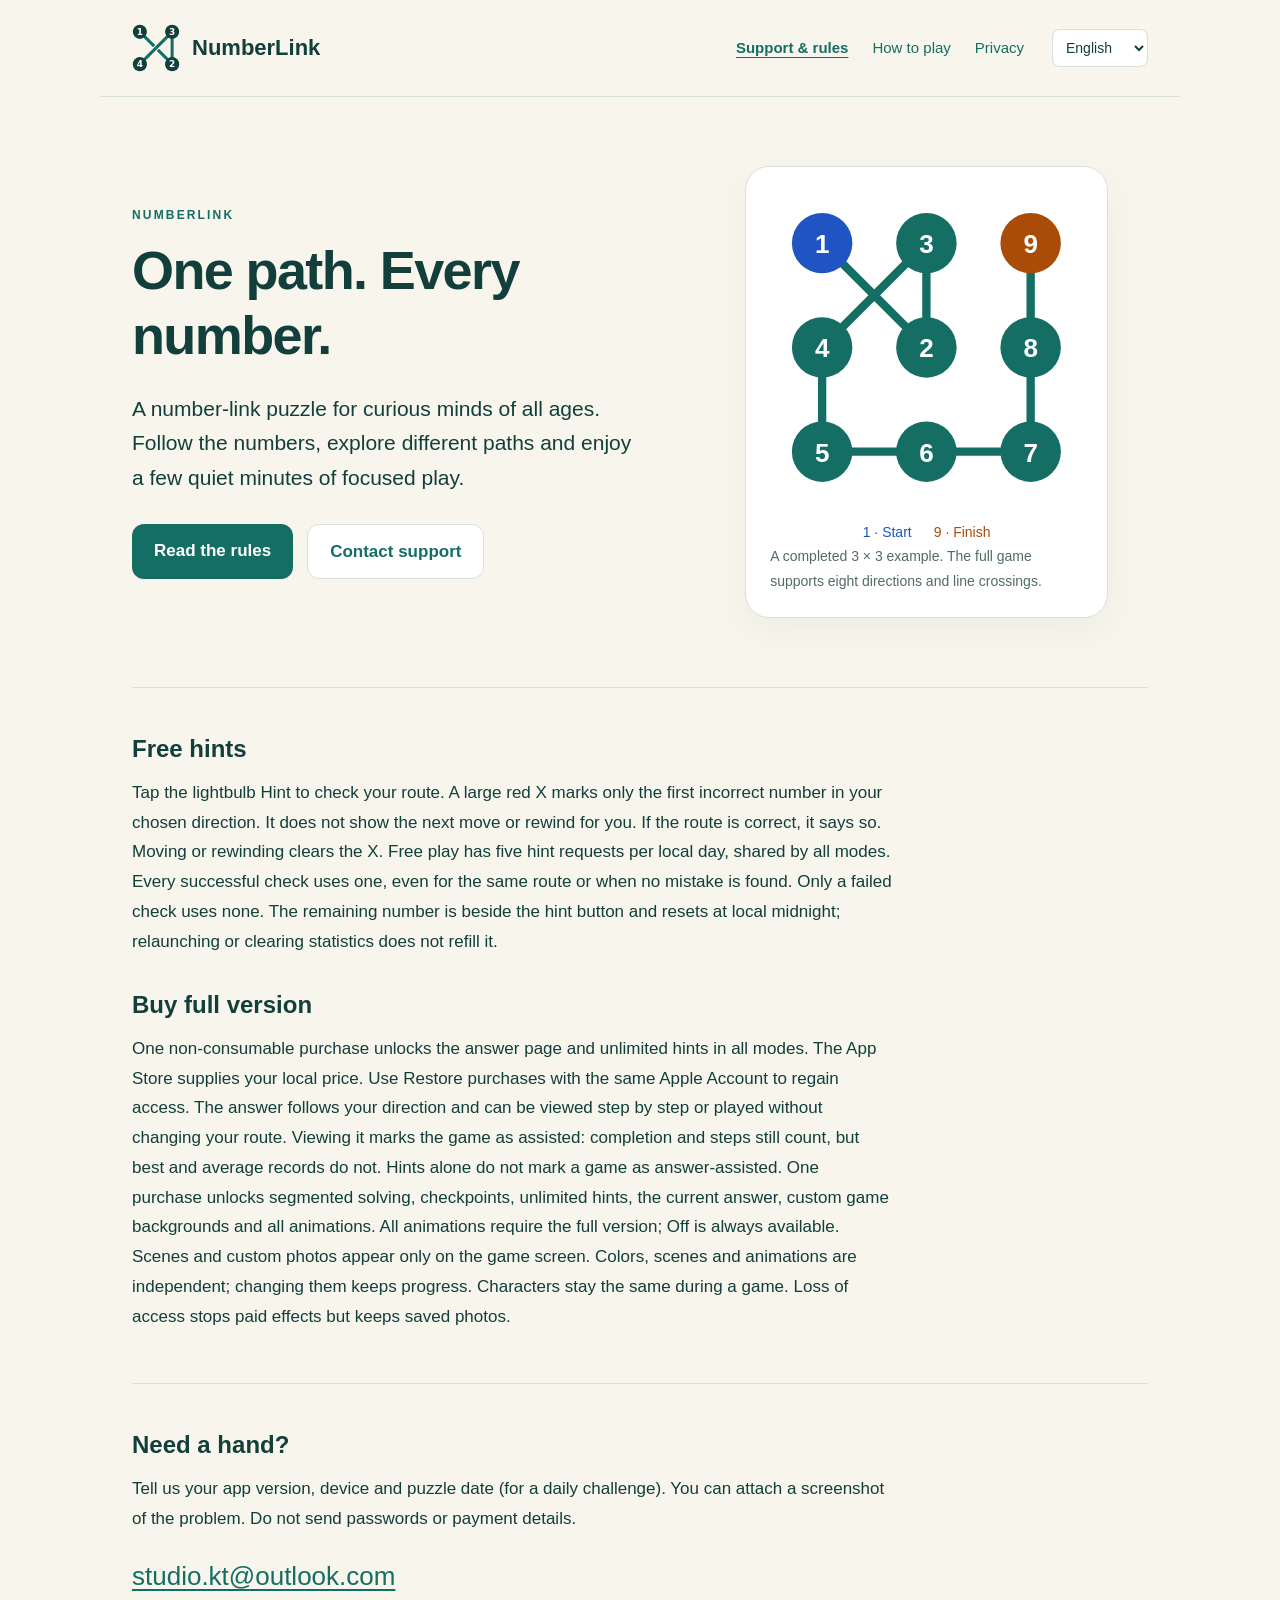
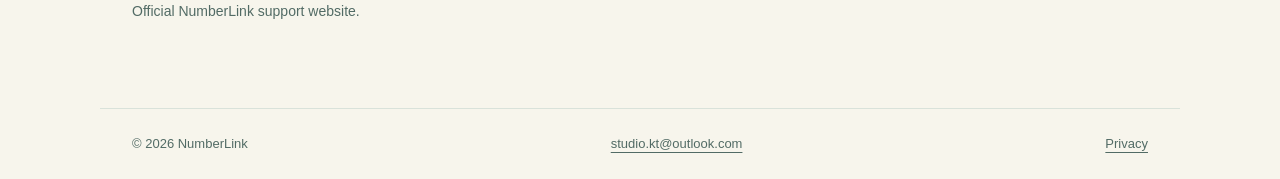
<file: index.html>
<!doctype html><html lang="en"><head><meta charset="utf-8"><meta name="viewport" content="width=device-width,initial-scale=1"><meta name="description" content="NumberLink official support, game rules, and privacy policy."><title>NumberLink · Support</title><link rel="icon" href="logo.svg" type="image/svg+xml"><link rel="stylesheet" href="style.css"><script src="site.js" defer></script></head><body data-page="index"><header><a class="brand" href="index.html"><img src="logo.svg" alt="" width="48" height="48">NumberLink</a><nav aria-label="Navigation"><a href="index.html" data-copy="0">Support &amp; rules</a><a href="rules.html" data-copy="1">How to play</a><a href="privacy.html" data-copy="2">Privacy</a></nav><select id="language" aria-label="Language"></select></header><main id="content"><h1>Support</h1><p>Loading…</p></main><noscript><p>This website requires JavaScript to switch languages. For support, email <a href="mailto:studio.kt@outlook.com">studio.kt@outlook.com</a>. <a href="rules.json">Game rules in eight languages</a> · <a href="copy.json">Support and privacy text</a></p></noscript><footer><span>© 2026 NumberLink</span><a href="mailto:studio.kt@outlook.com">studio.kt@outlook.com</a><a href="privacy.html" data-copy="2">Privacy</a></footer></body></html>
</file>
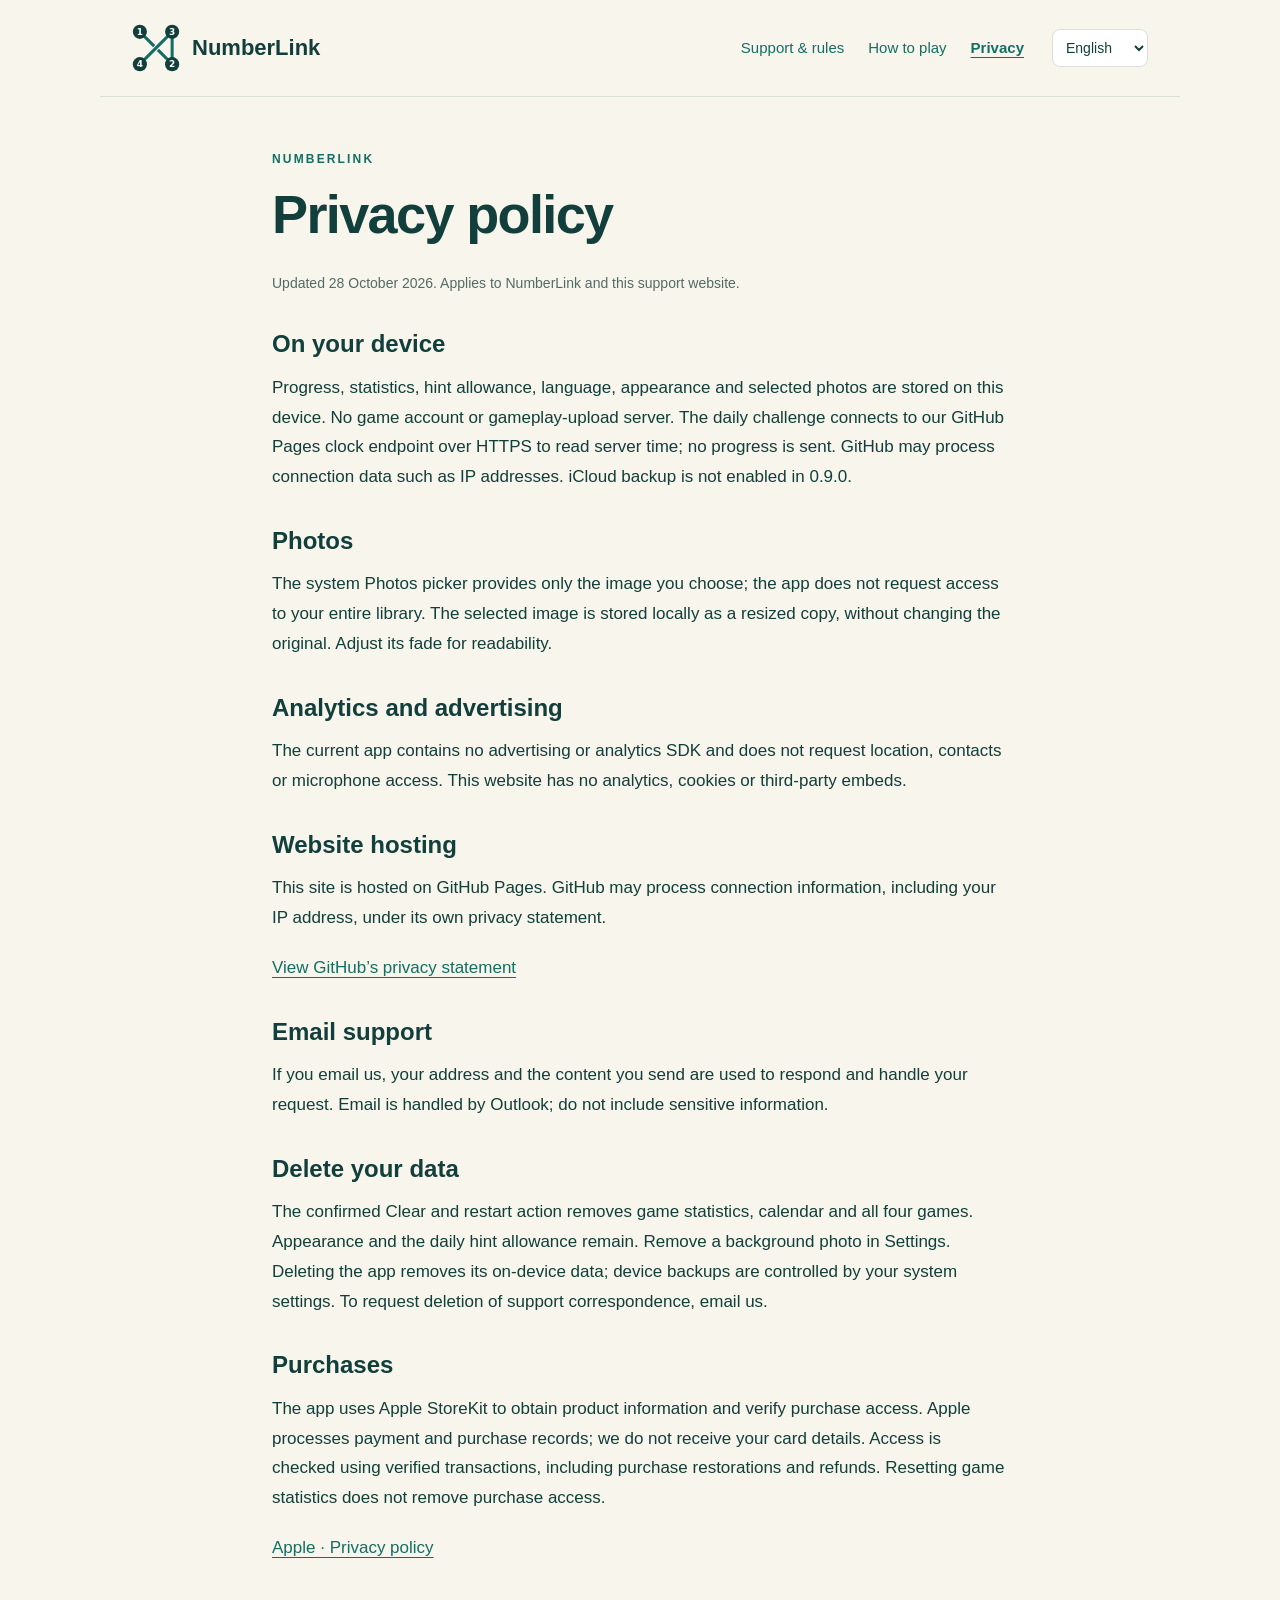
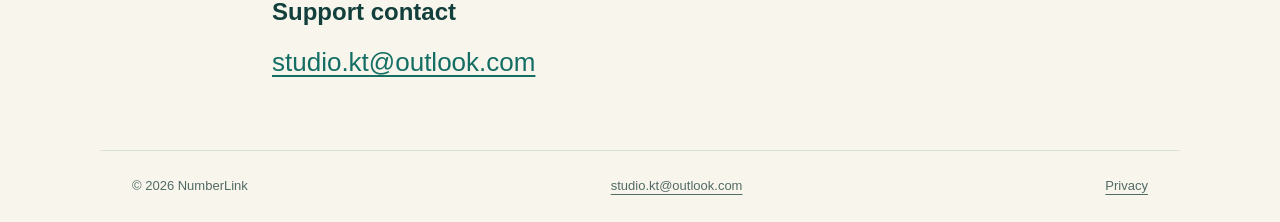
<file: privacy.html>
<!doctype html><html lang="en"><head><meta charset="utf-8"><meta name="viewport" content="width=device-width,initial-scale=1"><meta name="description" content="NumberLink official support, game rules, and privacy policy."><title>NumberLink · Privacy policy</title><link rel="icon" href="logo.svg" type="image/svg+xml"><link rel="stylesheet" href="style.css"><script src="site.js" defer></script></head><body data-page="privacy"><header><a class="brand" href="index.html"><img src="logo.svg" alt="" width="48" height="48">NumberLink</a><nav aria-label="Navigation"><a href="index.html" data-copy="0">Support &amp; rules</a><a href="rules.html" data-copy="1">How to play</a><a href="privacy.html" data-copy="2">Privacy</a></nav><select id="language" aria-label="Language"></select></header><main id="content"><h1>Privacy policy</h1><p>Loading…</p></main><noscript><p>This website requires JavaScript to switch languages. For support, email <a href="mailto:studio.kt@outlook.com">studio.kt@outlook.com</a>. <a href="rules.json">Game rules in eight languages</a> · <a href="copy.json">Support and privacy text</a></p></noscript><footer><span>© 2026 NumberLink</span><a href="mailto:studio.kt@outlook.com">studio.kt@outlook.com</a><a href="privacy.html" data-copy="2">Privacy</a></footer></body></html>
</file>
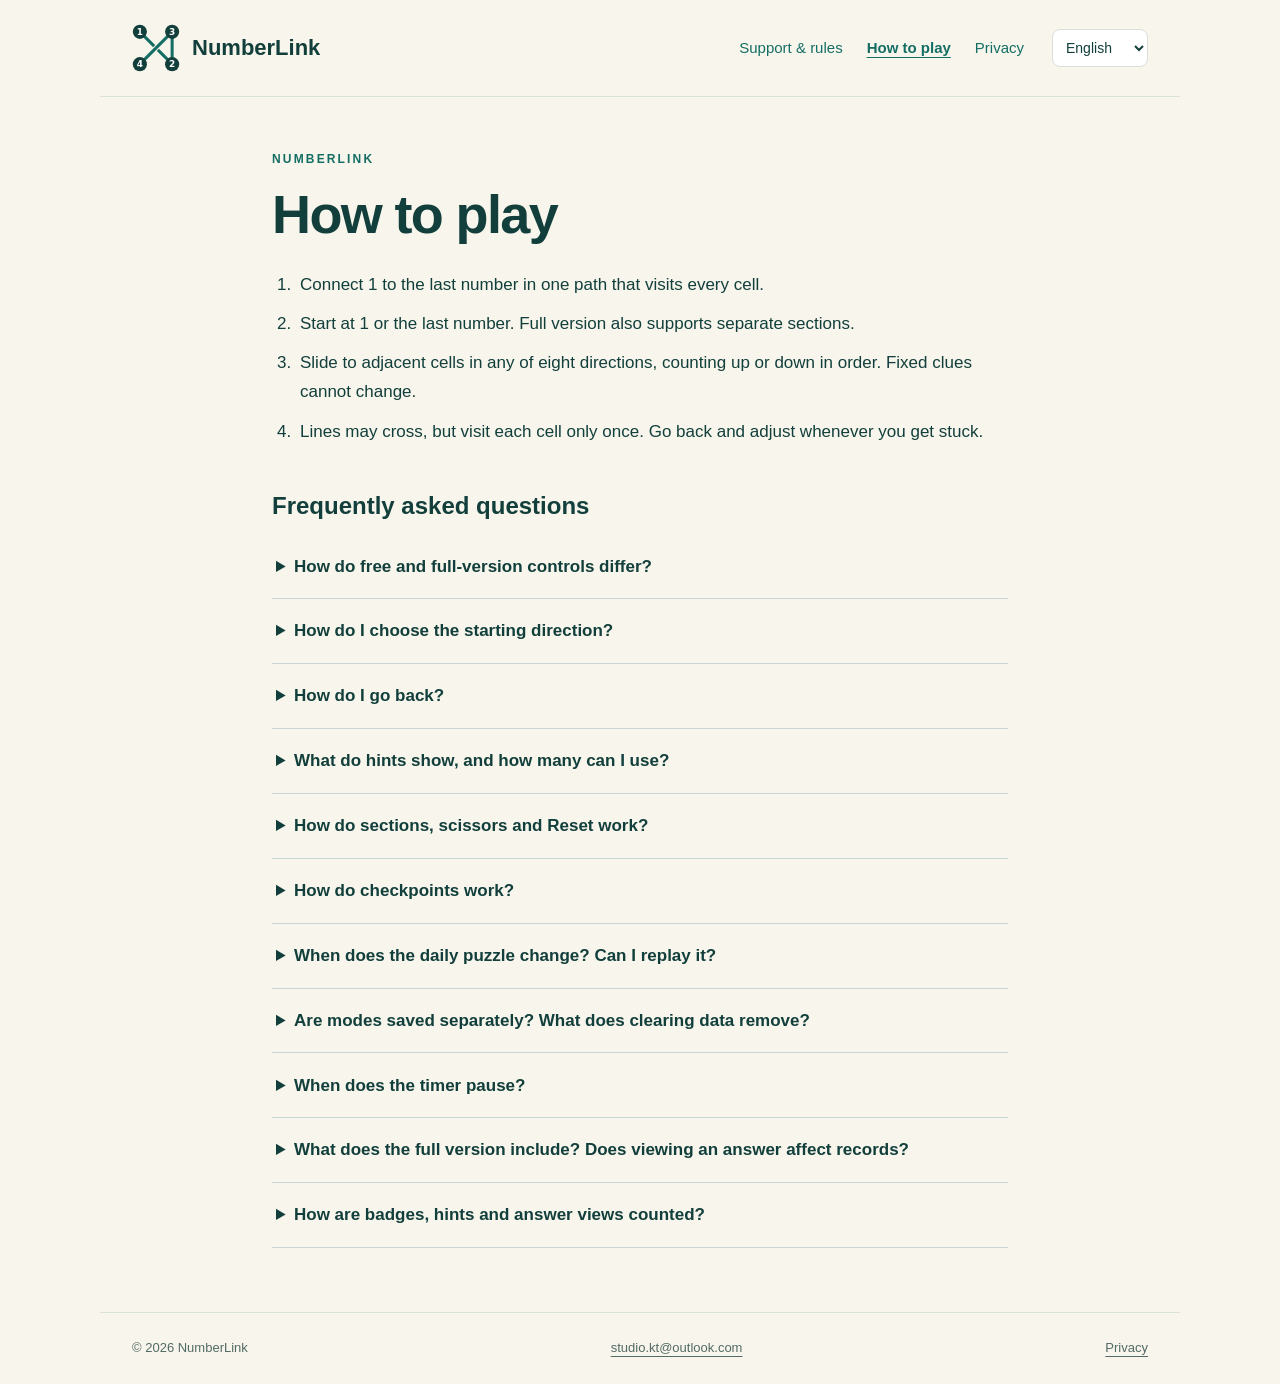
<file: rules.html>
<!doctype html><html lang="en"><head><meta charset="utf-8"><meta name="viewport" content="width=device-width,initial-scale=1"><meta name="description" content="NumberLink official support, game rules, and privacy policy."><title>NumberLink · How to play</title><link rel="icon" href="logo.svg" type="image/svg+xml"><link rel="stylesheet" href="style.css"><script src="site.js" defer></script></head><body data-page="rules"><header><a class="brand" href="index.html"><img src="logo.svg" alt="" width="48" height="48">NumberLink</a><nav aria-label="Navigation"><a href="index.html" data-copy="0">Support &amp; rules</a><a href="rules.html" data-copy="1">How to play</a><a href="privacy.html" data-copy="2">Privacy</a></nav><select id="language" aria-label="Language"></select></header><main id="content"><h1>How to play</h1><p>Loading…</p></main><noscript><p>This website requires JavaScript to switch languages. For support, email <a href="mailto:studio.kt@outlook.com">studio.kt@outlook.com</a>. <a href="rules.json">Game rules in eight languages</a> · <a href="copy.json">Support and privacy text</a></p></noscript><footer><span>© 2026 NumberLink</span><a href="mailto:studio.kt@outlook.com">studio.kt@outlook.com</a><a href="privacy.html" data-copy="2">Privacy</a></footer></body></html>
</file>
<file: style.css>
:root{color-scheme:light;--ink:#123f3b;--accent:#146e64;--paper:#f7f5ec;--muted:#526b65;--line:#d9e2da;--start:#1f54c2;--finish:#a84c08}*{box-sizing:border-box}body{margin:0;background:var(--paper);color:var(--ink);font:17px/1.75 -apple-system,BlinkMacSystemFont,"Segoe UI",sans-serif}a{color:var(--accent);text-underline-offset:4px}a:hover{color:#0c4942}header,main,footer{max-width:1080px;margin:auto;padding:24px 32px}header{display:flex;align-items:center;gap:28px;flex-wrap:wrap;border-bottom:1px solid var(--line)}.brand{display:flex;align-items:center;gap:12px;color:var(--ink);text-decoration:none;font-size:22px;font-weight:750}.brand img{width:48px;height:48px}nav{display:flex;gap:24px;margin-left:auto}nav a{font-size:15px;text-decoration:none}nav a[aria-current=page]{text-decoration:underline;font-weight:700}select{border:1px solid var(--line);background:#fff;border-radius:8px;color:var(--ink);padding:9px;font:inherit;font-size:14px}main{min-height:65vh;padding-top:52px;padding-bottom:64px}h1{font-size:clamp(32px,5vw,54px);line-height:1.2;letter-spacing:-.03em;margin:12px 0 24px}h2{font-size:24px;line-height:1.4;margin:32px 0 12px}.eyebrow{text-transform:uppercase;letter-spacing:.18em;font-size:12px;font-weight:700;color:var(--accent)}p{max-width:760px;margin:0 0 20px}.lead{font-size:21px;line-height:1.65;max-width:600px}.hero{display:grid;grid-template-columns:1.15fr 1fr;gap:64px;align-items:center}.board-wrap{padding:24px;background:#fff;border-radius:24px;border:1px solid var(--line);box-shadow:0 12px 35px #123f3b0a}.board-wrap svg{width:100%;display:block}.legend{display:flex;gap:22px;justify-content:center;font-size:14px;margin-top:16px}.blue{color:var(--start)}.orange{color:var(--finish)}.actions{display:flex;gap:14px;flex-wrap:wrap;margin-top:28px}.button{display:inline-block;background:var(--accent);color:#fff;text-decoration:none;font-weight:650;padding:12px 22px;border-radius:12px}.button.secondary{color:var(--accent);background:white;border:1px solid var(--line)}.section{border-top:1px solid var(--line);padding-top:12px;margin-top:52px}.reading{max-width:800px}.rules-list{counter-reset:rules}.rule{display:grid;grid-template-columns:34px 1fr;gap:12px;margin:0 0 26px}.rule:before{counter-increment:rules;content:counter(rules,decimal-leading-zero);font-size:14px;color:var(--accent);font-weight:700;padding-top:4px}.rule p{margin:0}.note{font-size:14px;color:var(--muted)}.support-email{font-size:clamp(19px,3vw,26px);overflow-wrap:anywhere}footer{border-top:1px solid var(--line);font-size:13px;color:var(--muted);display:flex;gap:20px;flex-wrap:wrap;justify-content:space-between}footer a{color:inherit}:focus-visible{outline:3px solid #bc8608;outline-offset:4px}noscript{display:block;padding:24px} @media(max-width:700px){header,main,footer{padding-left:22px;padding-right:22px}header{gap:18px}nav{order:3;margin:0;width:100%;gap:24px}.hero{grid-template-columns:1fr;gap:28px}main{padding-top:30px}select{margin-left:auto}.hero .board-wrap{max-width:340px;width:100%;margin:auto}.lead{font-size:19px}.section{margin-top:36px}}

.core-rules{padding-inline-start:1.5rem;line-height:1.7}.core-rules li{padding:0 0 .65rem .25rem}.faq-item{border-bottom:1px solid #c8d6d4;padding:.5rem 0}.faq-item summary{cursor:pointer;padding:.7rem .25rem;font-weight:600;line-height:1.5}.faq-item summary:focus-visible{outline:3px solid #14796c;outline-offset:3px;border-radius:4px}.faq-answer{padding:0 .5rem .5rem;line-height:1.7}.faq-answer p{white-space:pre-line}
</file>
